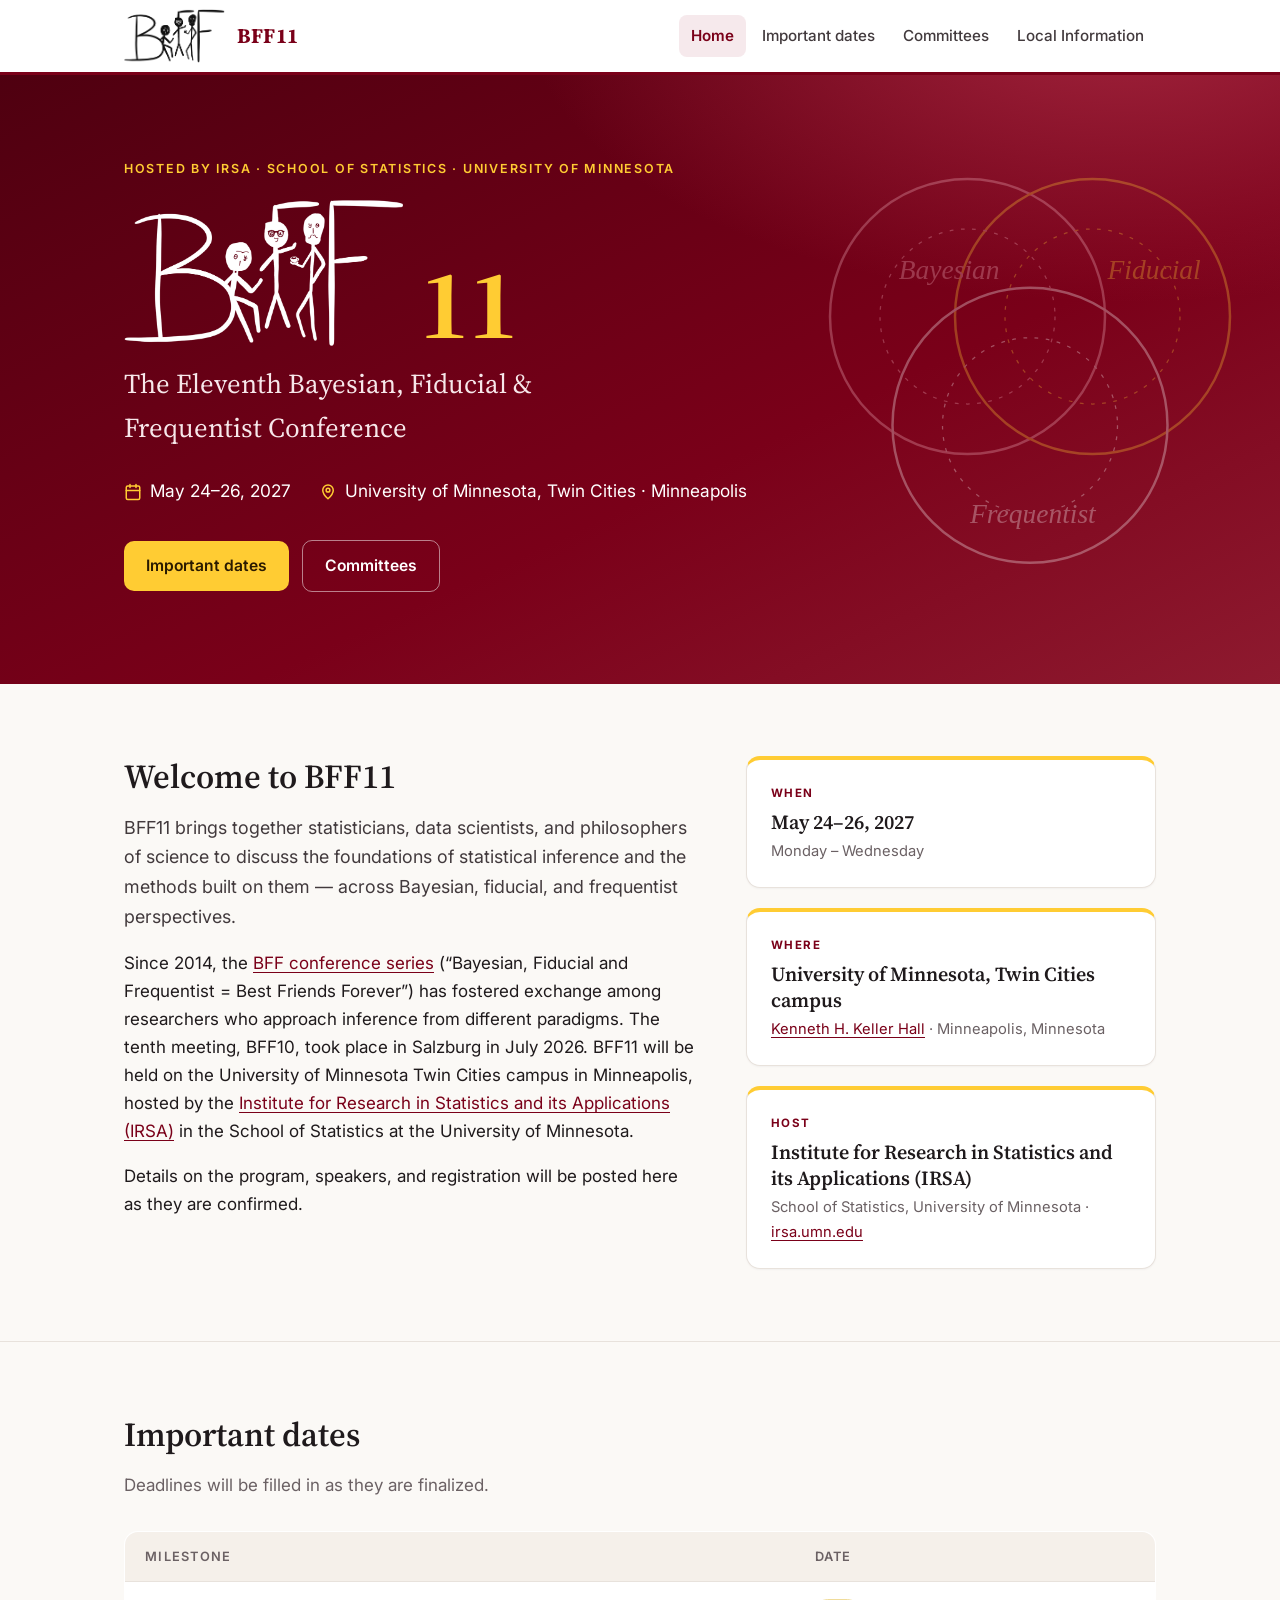
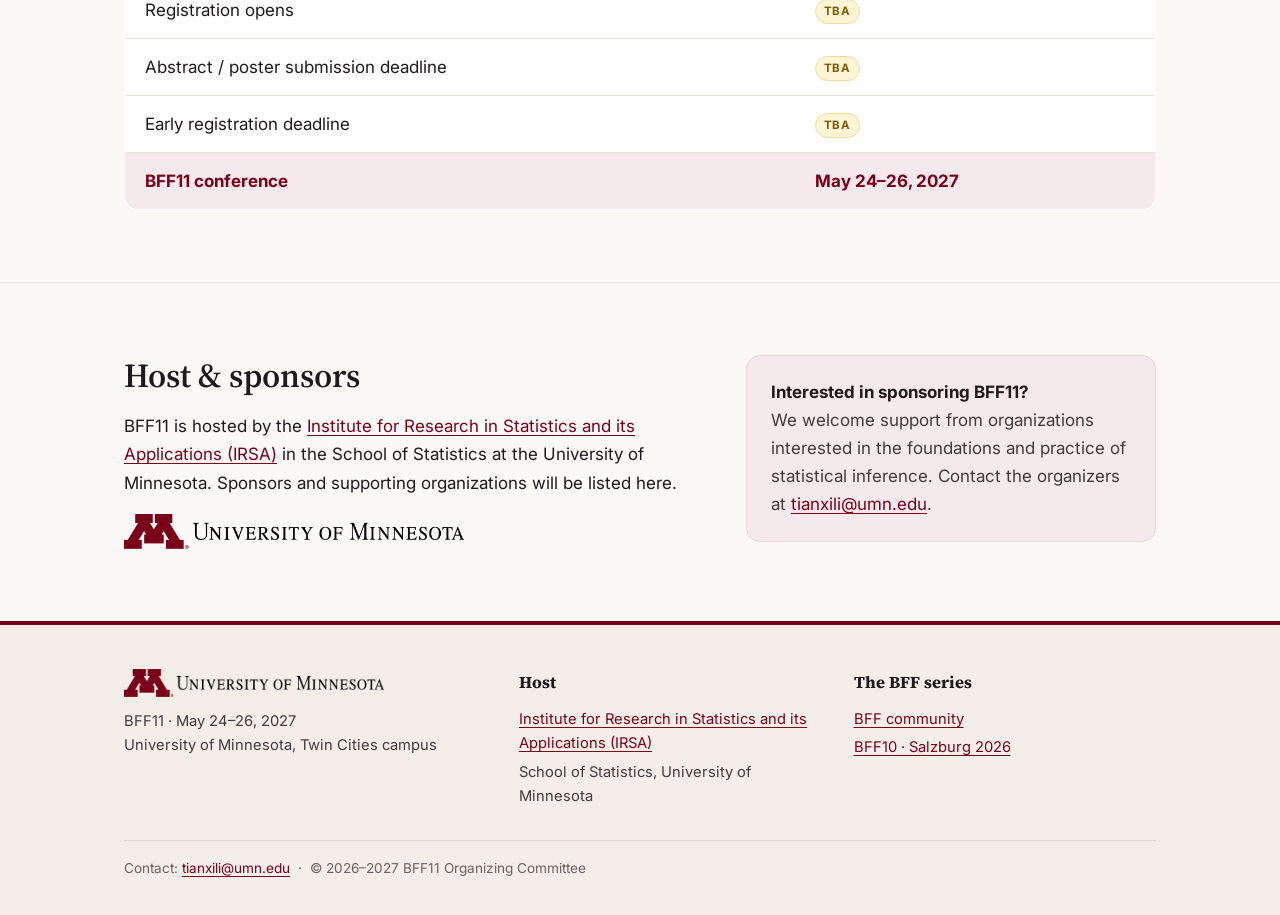
<file: index.html>
<!doctype html>
<html lang="en">
<head>
  <meta charset="utf-8">
  <meta name="viewport" content="width=device-width, initial-scale=1">
  <title>BFF11 · May 24–26, 2027 · University of Minnesota</title>
  <meta name="description" content="BFF11: the Eleventh Bayesian, Fiducial &amp; Frequentist Conference, May 24–26, 2027, University of Minnesota Twin Cities campus, Minneapolis. Hosted by IRSA.">
  <link rel="icon" href="assets/img/favicon.svg" type="image/svg+xml">
  <link rel="preconnect" href="https://fonts.googleapis.com">
  <link rel="preconnect" href="https://fonts.gstatic.com" crossorigin>
  <link href="https://fonts.googleapis.com/css2?family=Inter:wght@400;500;600;700&family=Source+Serif+4:opsz,wght@8..60,400;8..60,600;8..60,700&display=swap" rel="stylesheet">
  <link rel="stylesheet" href="assets/css/style.css">
  <script src="assets/js/site.js" defer></script>
</head>
<body>
  <header class="site-header">
    <div class="wrap">
      <div class="brand"><a href="https://www.bff-stat.org/" title="BFF community website"><img src="assets/img/bff-logo-black.png" alt="BFF community website"></a><a href="index.html"><span>BFF11</span></a></div>
      <button class="nav-toggle" aria-controls="site-nav" aria-expanded="false">Menu</button>
      <ul class="nav" id="site-nav">
        <li><a href="index.html" aria-current="page">Home</a></li>
        <li><a href="index.html#dates">Important dates</a></li>
        <li><a href="committees.html">Committees</a></li>
        <li><a href="local.html">Local Information</a></li>
      </ul>
    </div>
  </header>
  <main>
    <section class="hero">
      <img class="motif" src="assets/img/motif.svg" alt="">
      <div class="wrap">
        <div class="eyebrow">Hosted by IRSA &middot; School of Statistics &middot; University of Minnesota</div>
        <h1 class="lockup" aria-label="BFF11"><a href="https://www.bff-stat.org/" title="BFF community website"><img src="assets/img/bff-logo-white.png" alt="BFF community website"></a><span>11</span></h1>
        <p class="subtitle">The Eleventh Bayesian, Fiducial &amp; Frequentist Conference</p>
        <div class="meta">
          <span><svg viewBox="0 0 24 24" fill="none" stroke-width="2" stroke-linecap="round" stroke-linejoin="round" aria-hidden="true"><rect x="3" y="4" width="18" height="18" rx="2"/><path d="M16 2v4M8 2v4M3 10h18"/></svg> May 24&ndash;26, 2027</span>
          <span><svg viewBox="0 0 24 24" fill="none" stroke-width="2" stroke-linecap="round" stroke-linejoin="round" aria-hidden="true"><path d="M12 21s-7-6.2-7-11.5A7 7 0 0 1 19 9.5C19 14.8 12 21 12 21z"/><circle cx="12" cy="9.5" r="2.5"/></svg> University of Minnesota, Twin Cities &middot; Minneapolis</span>
        </div>
        <a class="btn btn-primary" href="#dates">Important dates</a>
        <a class="btn btn-ghost" href="committees.html">Committees</a>
      </div>
    </section>

    <section class="block" id="about">
      <div class="wrap split">
        <div>
          <h2>Welcome to BFF11</h2>
          <p class="lead">BFF11 brings together statisticians, data scientists, and philosophers of science to discuss the foundations of statistical inference and the methods built on them &mdash; across Bayesian, fiducial, and frequentist perspectives.</p>
          <p>Since 2014, the <a href="https://www.bff-stat.org/">BFF conference series</a> (&ldquo;Bayesian, Fiducial and Frequentist = Best Friends Forever&rdquo;) has fostered exchange among researchers who approach inference from different paradigms. The tenth meeting, BFF10, took place in Salzburg in July 2026. BFF11 will be held on the University of Minnesota Twin Cities campus in Minneapolis, hosted by the <a href="https://irsa.umn.edu/">Institute for Research in Statistics and its Applications (IRSA)</a> in the School of Statistics at the University of Minnesota.</p>
          <p>Details on the program, speakers, and registration will be posted here as they are confirmed.</p>
        </div>
        <div class="grid">
          <div class="card accent">
            <div class="label">When</div>
            <div class="value">May 24&ndash;26, 2027</div>
            <div class="sub">Monday &ndash; Wednesday</div>
          </div>
          <div class="card accent">
            <div class="label">Where</div>
            <div class="value">University of Minnesota, Twin Cities campus</div>
            <div class="sub"><a href="local.html#venue">Kenneth H. Keller Hall</a> &middot; Minneapolis, Minnesota</div>
          </div>
          <div class="card accent">
            <div class="label">Host</div>
            <div class="value">Institute for Research in Statistics and its Applications (IRSA)</div>
            <div class="sub">School of Statistics, University of Minnesota &middot; <a href="https://irsa.umn.edu/">irsa.umn.edu</a></div>
          </div>
        </div>
      </div>
    </section>

    <section class="block" id="dates">
      <div class="wrap">
        <h2>Important dates</h2>
        <p class="section-intro">Deadlines will be filled in as they are finalized.</p>
        <table class="dates">
          <thead><tr><th>Milestone</th><th>Date</th></tr></thead>
          <tbody>
            <tr><td>Registration opens</td><td><span class="tba">TBA</span></td></tr>
            <tr><td>Abstract / poster submission deadline</td><td><span class="tba">TBA</span></td></tr>
            <tr><td>Early registration deadline</td><td><span class="tba">TBA</span></td></tr>
            <tr class="highlight"><td><strong>BFF11 conference</strong></td><td><strong>May 24&ndash;26, 2027</strong></td></tr>
          </tbody>
        </table>
      </div>
    </section>

    <section class="block" id="host">
      <div class="wrap split">
        <div>
          <h2>Host &amp; sponsors</h2>
          <p>BFF11 is hosted by the <a href="https://irsa.umn.edu/">Institute for Research in Statistics and its Applications (IRSA)</a> in the School of Statistics at the University of Minnesota. Sponsors and supporting organizations will be listed here.</p>
          <div class="host-logos"><img class="umn" src="assets/img/umn-logo.png" alt="University of Minnesota"></div>
        </div>
        <div class="callout">
          <strong>Interested in sponsoring BFF11?</strong><br>
          We welcome support from organizations interested in the foundations and practice of statistical inference. Contact the organizers at <a href="mailto:tianxili@umn.edu">tianxili@umn.edu</a>.
        </div>
      </div>
    </section>
  </main>
  <footer class="site-footer">
    <div class="wrap">
      <div class="cols">
        <div>
          <img class="umn" src="assets/img/umn-logo.png" alt="University of Minnesota">
          <p>BFF11 &middot; May 24&ndash;26, 2027<br>University of Minnesota, Twin Cities campus</p>
        </div>
        <div>
          <h4>Host</h4>
          <ul>
            <li><a href="https://irsa.umn.edu/">Institute for Research in Statistics and its Applications (IRSA)</a></li>
            <li>School of Statistics, University of Minnesota</li>
          </ul>
        </div>
        <div>
          <h4>The BFF series</h4>
          <ul>
            <li><a href="https://www.bff-stat.org/">BFF community</a></li>
            <li><a href="https://bffconference.github.io/bff-salzburg-2026/index.html">BFF10 &middot; Salzburg 2026</a></li>
          </ul>
        </div>
      </div>
      <div class="fine">Contact: <a href="mailto:tianxili@umn.edu">tianxili@umn.edu</a> &nbsp;&middot;&nbsp; &copy; 2026&ndash;2027 BFF11 Organizing Committee</div>
    </div>
  </footer>
</body>
</html>
</file>
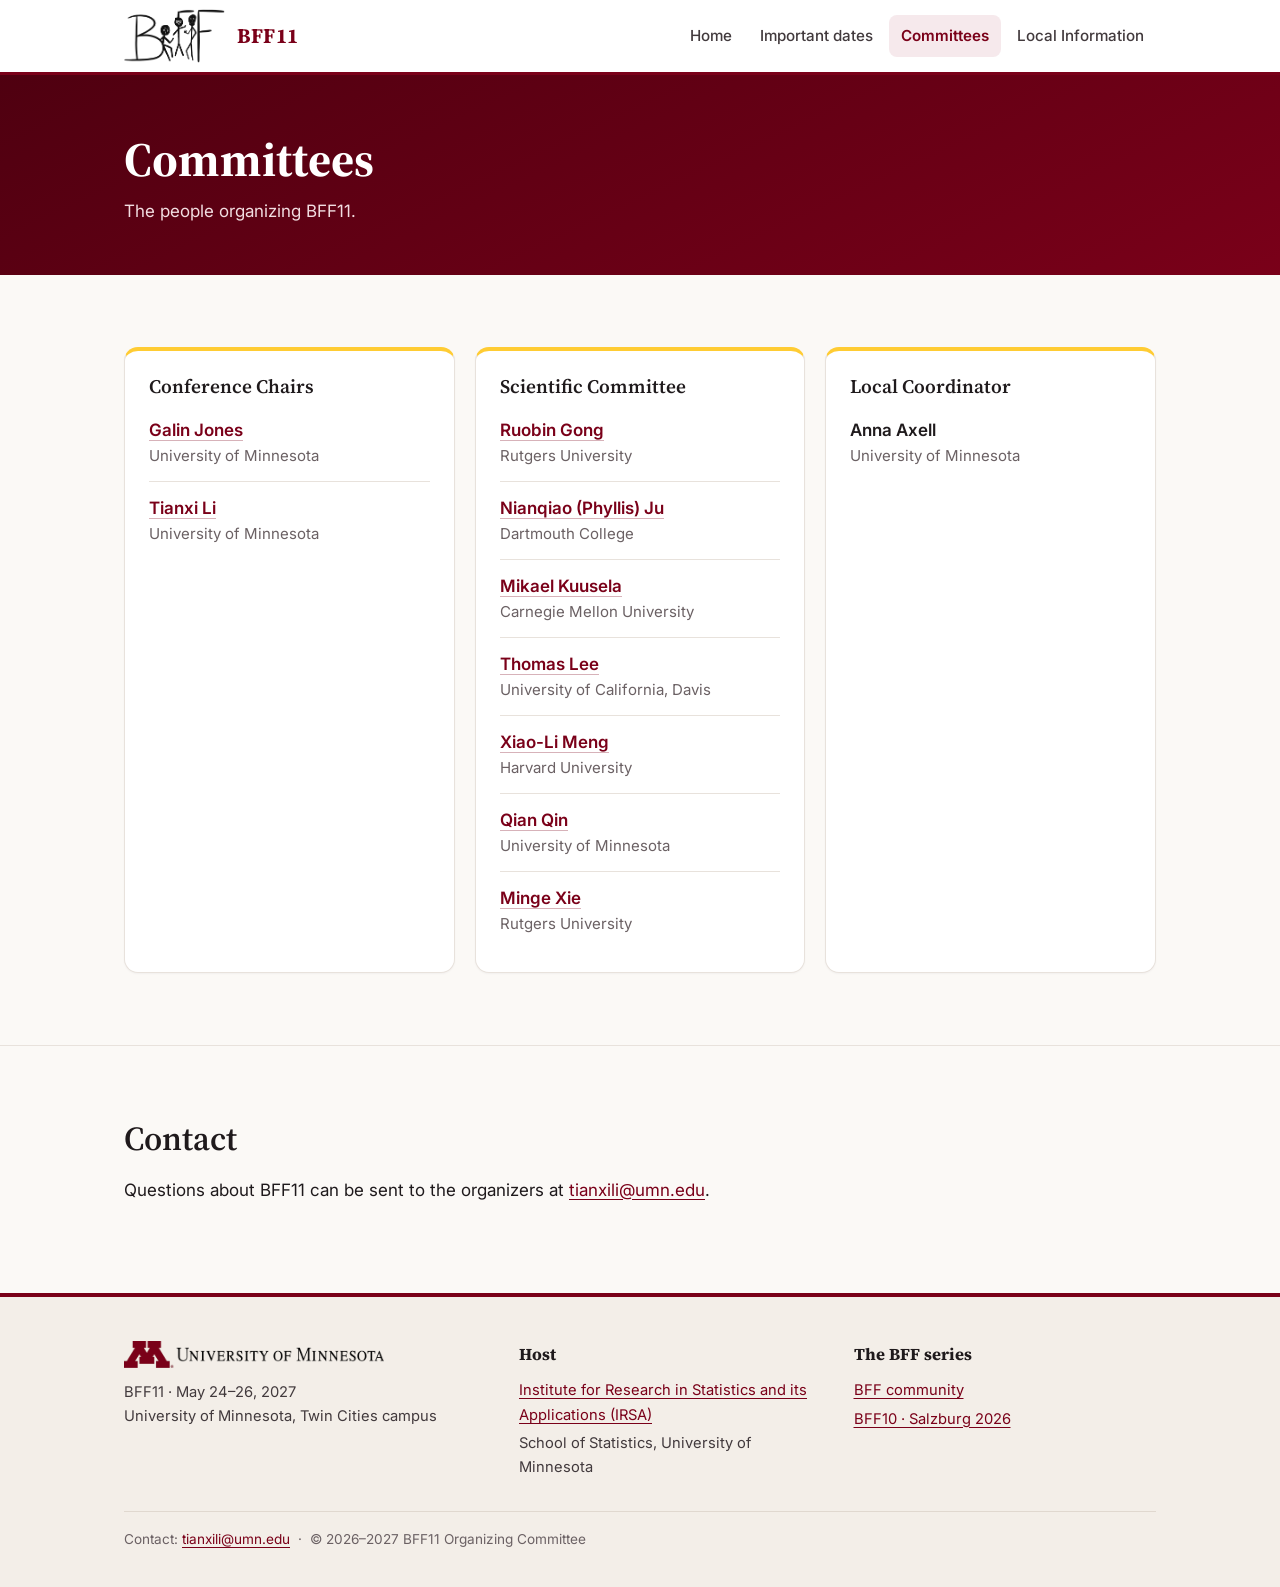
<file: committees.html>
<!doctype html>
<html lang="en">
<head>
  <meta charset="utf-8">
  <meta name="viewport" content="width=device-width, initial-scale=1">
  <title>Committees · BFF11</title>
  <meta name="description" content="BFF11: the Eleventh Bayesian, Fiducial &amp; Frequentist Conference, May 24–26, 2027, University of Minnesota Twin Cities campus, Minneapolis. Hosted by IRSA.">
  <link rel="icon" href="assets/img/favicon.svg" type="image/svg+xml">
  <link rel="preconnect" href="https://fonts.googleapis.com">
  <link rel="preconnect" href="https://fonts.gstatic.com" crossorigin>
  <link href="https://fonts.googleapis.com/css2?family=Inter:wght@400;500;600;700&family=Source+Serif+4:opsz,wght@8..60,400;8..60,600;8..60,700&display=swap" rel="stylesheet">
  <link rel="stylesheet" href="assets/css/style.css">
  <script src="assets/js/site.js" defer></script>
</head>
<body>
  <header class="site-header">
    <div class="wrap">
      <div class="brand"><a href="https://www.bff-stat.org/" title="BFF community website"><img src="assets/img/bff-logo-black.png" alt="BFF community website"></a><a href="index.html"><span>BFF11</span></a></div>
      <button class="nav-toggle" aria-controls="site-nav" aria-expanded="false">Menu</button>
      <ul class="nav" id="site-nav">
        <li><a href="index.html">Home</a></li>
        <li><a href="index.html#dates">Important dates</a></li>
        <li><a href="committees.html" aria-current="page">Committees</a></li>
        <li><a href="local.html">Local Information</a></li>
      </ul>
    </div>
  </header>
  <main>
    <section class="page-head">
      <div class="wrap">
        <h1>Committees</h1>
        <p>The people organizing BFF11.</p>
      </div>
    </section>
    <section class="block">
      <div class="wrap grid grid-3">
        <div class="card accent">
          <h3>Conference Chairs</h3>
          <ul class="people">
            <li><a class="name" href="https://cla.umn.edu/about/directory/profile/galin">Galin Jones</a><span class="aff">University of Minnesota</span></li>
            <li><a class="name" href="https://sites.google.com/view/tianxili-homepage/home">Tianxi Li</a><span class="aff">University of Minnesota</span></li>
          </ul>
        </div>
        <div class="card accent">
          <h3>Scientific Committee</h3>
          <ul class="people">
            <li><a class="name" href="https://ruobingong.github.io/">Ruobin Gong</a><span class="aff">Rutgers University</span></li>
            <li><a class="name" href="https://nianqiaoju.github.io/">Nianqiao (Phyllis) Ju</a><span class="aff">Dartmouth College</span></li>
            <li><a class="name" href="https://www.stat.cmu.edu/~mkuusela/">Mikael Kuusela</a><span class="aff">Carnegie Mellon University</span></li>
            <li><a class="name" href="https://anson.ucdavis.edu/~tcmlee/">Thomas Lee</a><span class="aff">University of California, Davis</span></li>
            <li><a class="name" href="https://statistics.fas.harvard.edu/people/xiao-li-meng">Xiao-Li Meng</a><span class="aff">Harvard University</span></li>
            <li><a class="name" href="https://cla.umn.edu/about/directory/profile/qqin">Qian Qin</a><span class="aff">University of Minnesota</span></li>
            <li><a class="name" href="https://statistics.rutgers.edu/people-pages/faculty/people/379-minge-xie">Minge Xie</a><span class="aff">Rutgers University</span></li>
          </ul>
        </div>
        <div class="card accent">
          <h3>Local Coordinator</h3>
          <ul class="people">
            <li><span class="name">Anna Axell</span><span class="aff">University of Minnesota</span></li>
          </ul>
        </div>
      </div>
    </section>
    <section class="block">
      <div class="wrap">
        <h2>Contact</h2>
        <p>Questions about BFF11 can be sent to the organizers at <a href="mailto:tianxili@umn.edu">tianxili@umn.edu</a>.</p>
      </div>
    </section>
  </main>
  <footer class="site-footer">
    <div class="wrap">
      <div class="cols">
        <div>
          <img class="umn" src="assets/img/umn-logo.png" alt="University of Minnesota">
          <p>BFF11 &middot; May 24&ndash;26, 2027<br>University of Minnesota, Twin Cities campus</p>
        </div>
        <div>
          <h4>Host</h4>
          <ul>
            <li><a href="https://irsa.umn.edu/">Institute for Research in Statistics and its Applications (IRSA)</a></li>
            <li>School of Statistics, University of Minnesota</li>
          </ul>
        </div>
        <div>
          <h4>The BFF series</h4>
          <ul>
            <li><a href="https://www.bff-stat.org/">BFF community</a></li>
            <li><a href="https://bffconference.github.io/bff-salzburg-2026/index.html">BFF10 &middot; Salzburg 2026</a></li>
          </ul>
        </div>
      </div>
      <div class="fine">Contact: <a href="mailto:tianxili@umn.edu">tianxili@umn.edu</a> &nbsp;&middot;&nbsp; &copy; 2026&ndash;2027 BFF11 Organizing Committee</div>
    </div>
  </footer>
</body>
</html>
</file>
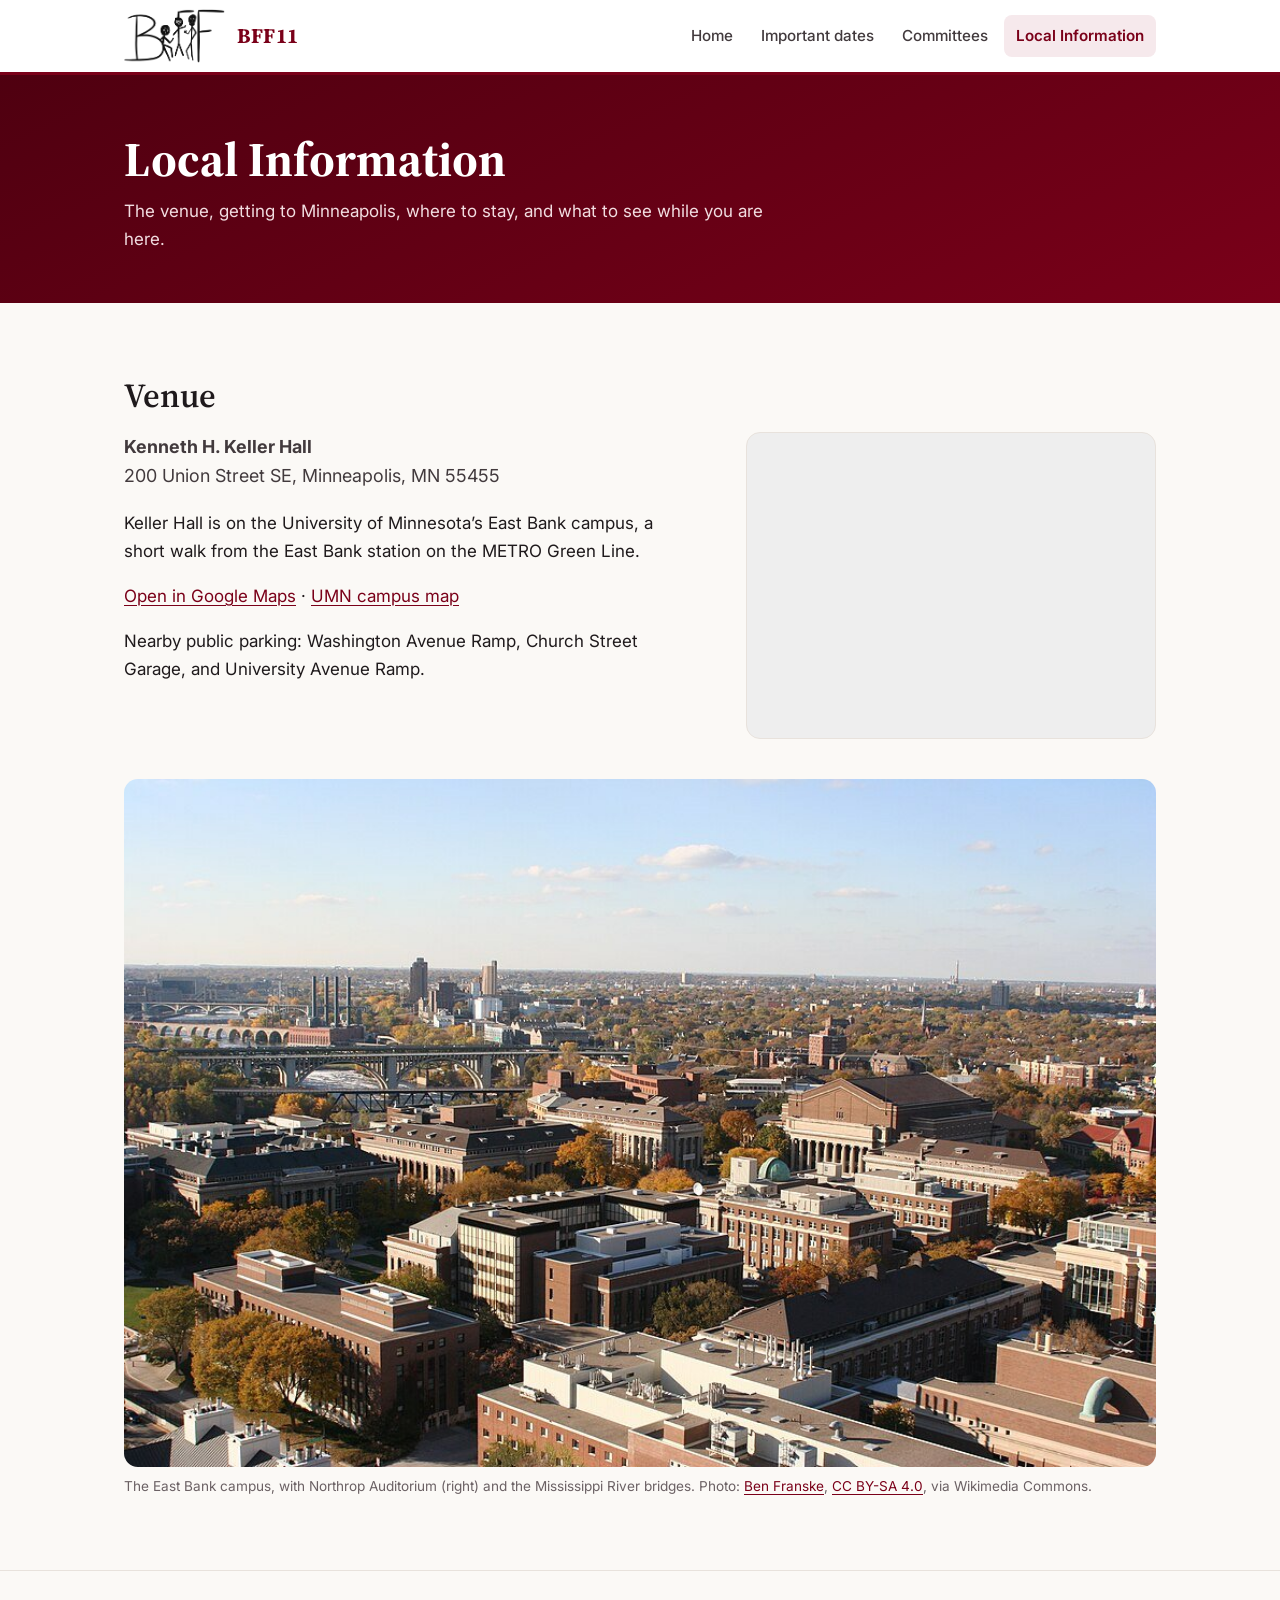
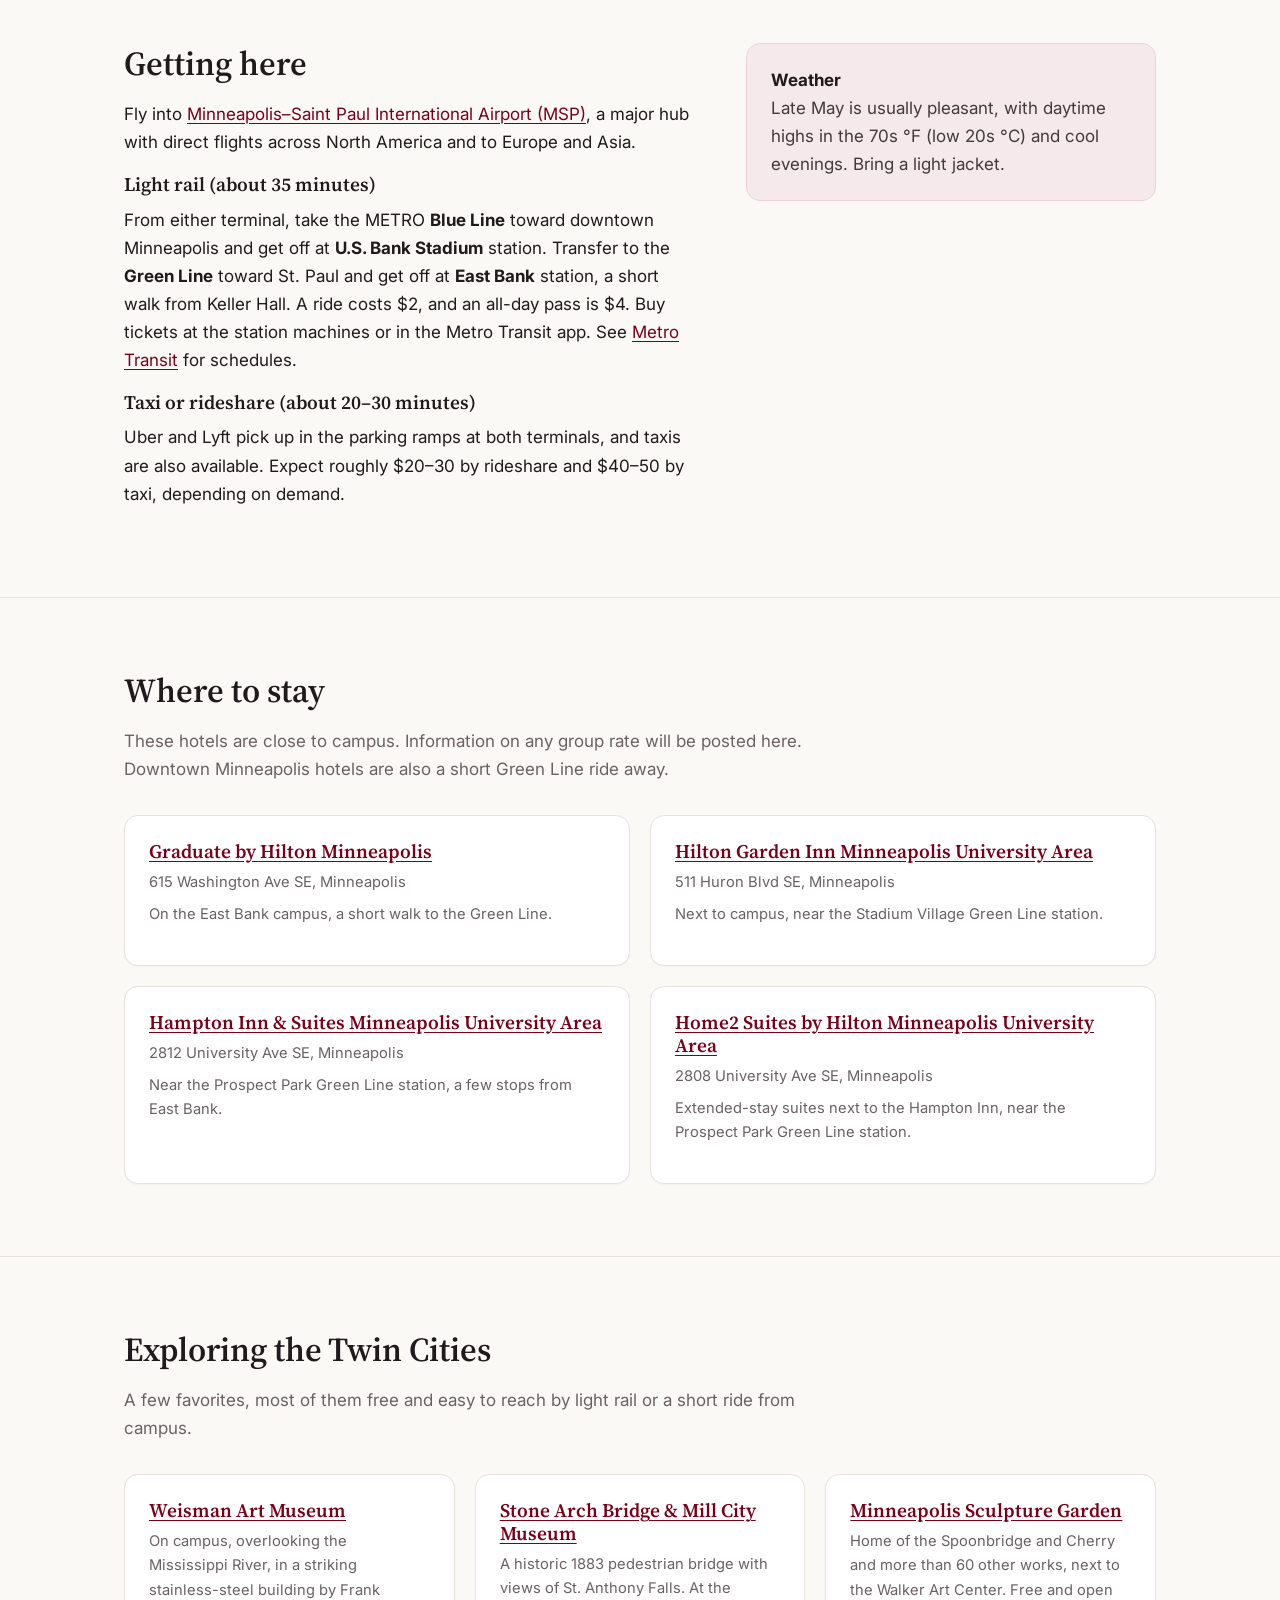
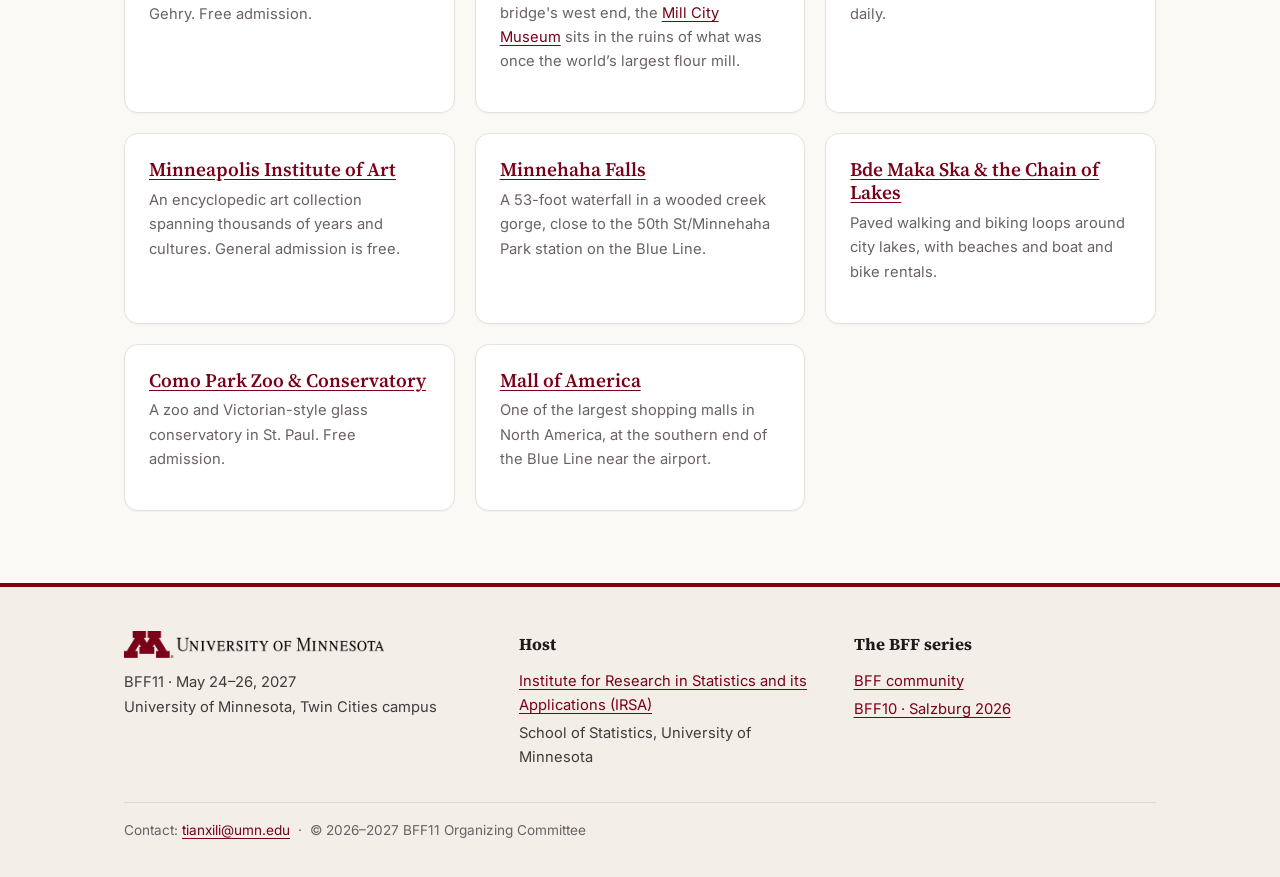
<file: local.html>
<!doctype html>
<html lang="en">
<head>
  <meta charset="utf-8">
  <meta name="viewport" content="width=device-width, initial-scale=1">
  <title>Local Information · BFF11</title>
  <meta name="description" content="BFF11: the Eleventh Bayesian, Fiducial &amp; Frequentist Conference, May 24–26, 2027, University of Minnesota Twin Cities campus, Minneapolis. Hosted by IRSA.">
  <link rel="icon" href="assets/img/favicon.svg" type="image/svg+xml">
  <link rel="preconnect" href="https://fonts.googleapis.com">
  <link rel="preconnect" href="https://fonts.gstatic.com" crossorigin>
  <link href="https://fonts.googleapis.com/css2?family=Inter:wght@400;500;600;700&family=Source+Serif+4:opsz,wght@8..60,400;8..60,600;8..60,700&display=swap" rel="stylesheet">
  <link rel="stylesheet" href="assets/css/style.css">
  <script src="assets/js/site.js" defer></script>
</head>
<body>
  <header class="site-header">
    <div class="wrap">
      <div class="brand"><a href="https://www.bff-stat.org/" title="BFF community website"><img src="assets/img/bff-logo-black.png" alt="BFF community website"></a><a href="index.html"><span>BFF11</span></a></div>
      <button class="nav-toggle" aria-controls="site-nav" aria-expanded="false">Menu</button>
      <ul class="nav" id="site-nav">
        <li><a href="index.html">Home</a></li>
        <li><a href="index.html#dates">Important dates</a></li>
        <li><a href="committees.html">Committees</a></li>
        <li><a href="local.html" aria-current="page">Local Information</a></li>
      </ul>
    </div>
  </header>
  <main>
    <section class="page-head">
      <div class="wrap">
        <h1>Local Information</h1>
        <p>The venue, getting to Minneapolis, where to stay, and what to see while you are here.</p>
      </div>
    </section>
    <section class="block" id="venue">
      <div class="wrap">
        <h2>Venue</h2>
        <div class="split">
          <div>
            <p class="lead"><strong>Kenneth H. Keller Hall</strong><br>200 Union Street SE, Minneapolis, MN 55455</p>
            <p>Keller Hall is on the University of Minnesota&rsquo;s East Bank campus, a short walk from the East Bank station on the METRO Green Line.</p>
            <p><a href="https://www.google.com/maps/search/?api=1&amp;query=Kenneth%20H.%20Keller%20Hall%2C%20200%20Union%20St%20SE%2C%20Minneapolis%2C%20MN%2055455">Open in Google Maps</a> &middot; <a href="https://campusmaps.umn.edu/kenneth-h-keller-hall">UMN campus map</a></p>
            <p class="sub">Nearby public parking: Washington Avenue Ramp, Church Street Garage, and University Avenue Ramp.</p>
          </div>
          <div class="map-embed">
            <iframe title="Map of Kenneth H. Keller Hall" src="https://maps.google.com/maps?q=Kenneth%20H.%20Keller%20Hall%2C%20200%20Union%20St%20SE%2C%20Minneapolis%2C%20MN%2055455&amp;z=16&amp;output=embed" loading="lazy" referrerpolicy="no-referrer-when-downgrade" allowfullscreen></iframe>
          </div>
        </div>
        <figure class="photo">
          <img src="assets/img/umn-campus.jpg" alt="Aerial view of the University of Minnesota East Bank campus in autumn, with Northrop Auditorium and the Mississippi River bridges" loading="lazy">
          <figcaption>The East Bank campus, with Northrop Auditorium (right) and the Mississippi River bridges. Photo: <a href="https://commons.wikimedia.org/wiki/File:UMN-NorthrupMall.jpg">Ben Franske</a>, <a href="https://creativecommons.org/licenses/by-sa/4.0/">CC BY-SA 4.0</a>, via Wikimedia Commons.</figcaption>
        </figure>
      </div>
    </section>

    <section class="block" id="getting-here">
      <div class="wrap split">
        <div>
          <h2>Getting here</h2>
          <p>Fly into <a href="https://www.mspairport.com/">Minneapolis&ndash;Saint Paul International Airport (MSP)</a>, a major hub with direct flights across North America and to Europe and Asia.</p>
          <h3>Light rail (about 35 minutes)</h3>
          <p>From either terminal, take the METRO <strong>Blue Line</strong> toward downtown Minneapolis and get off at <strong>U.S. Bank Stadium</strong> station. Transfer to the <strong>Green Line</strong> toward St. Paul and get off at <strong>East Bank</strong> station, a short walk from Keller Hall. A ride costs $2, and an all-day pass is $4. Buy tickets at the station machines or in the Metro Transit app. See <a href="https://www.metrotransit.org/">Metro Transit</a> for schedules.</p>
          <h3>Taxi or rideshare (about 20&ndash;30 minutes)</h3>
          <p>Uber and Lyft pick up in the parking ramps at both terminals, and taxis are also available. Expect roughly $20&ndash;30 by rideshare and $40&ndash;50 by taxi, depending on demand.</p>
        </div>
        <div class="callout">
          <strong>Weather</strong><br>
          Late May is usually pleasant, with daytime highs in the 70s&nbsp;&deg;F (low 20s&nbsp;&deg;C) and cool evenings. Bring a light jacket.
        </div>
      </div>
    </section>

    <section class="block" id="hotels">
      <div class="wrap">
        <h2>Where to stay</h2>
        <p class="section-intro">These hotels are close to campus. Information on any group rate will be posted here. Downtown Minneapolis hotels are also a short Green Line ride away.</p>
        <div class="grid grid-2">
          <div class="card">
            <h3><a href="https://www.hilton.com/en/hotels/mspgmgu-graduate-minneapolis/">Graduate by Hilton Minneapolis</a></h3>
            <div class="sub">615 Washington Ave SE, Minneapolis</div>
            <p class="sub" style="margin-top:8px">On the East Bank campus, a short walk to the Green Line.</p>
          </div>
          <div class="card">
            <h3><a href="https://www.hilton.com/en/hotels/msputgi-hilton-garden-inn-minneapolis-university-area/">Hilton Garden Inn Minneapolis University Area</a></h3>
            <div class="sub">511 Huron Blvd SE, Minneapolis</div>
            <p class="sub" style="margin-top:8px">Next to campus, near the Stadium Village Green Line station.</p>
          </div>
          <div class="card">
            <h3><a href="https://www.hilton.com/en/hotels/mspuahx-hampton-suites-minneapolis-university-area/">Hampton Inn &amp; Suites Minneapolis University Area</a></h3>
            <div class="sub">2812 University Ave SE, Minneapolis</div>
            <p class="sub" style="margin-top:8px">Near the Prospect Park Green Line station, a few stops from East Bank.</p>
          </div>
          <div class="card">
            <h3><a href="https://www.hilton.com/en/hotels/msptcht-home2-suites-minneapolis-university-area/">Home2 Suites by Hilton Minneapolis University Area</a></h3>
            <div class="sub">2808 University Ave SE, Minneapolis</div>
            <p class="sub" style="margin-top:8px">Extended-stay suites next to the Hampton Inn, near the Prospect Park Green Line station.</p>
          </div>
        </div>
      </div>
    </section>

    <section class="block" id="explore">
      <div class="wrap">
        <h2>Exploring the Twin Cities</h2>
        <p class="section-intro">A few favorites, most of them free and easy to reach by light rail or a short ride from campus.</p>
        <div class="grid grid-3">
          <div class="card">
            <h3><a href="https://wam.umn.edu/">Weisman Art Museum</a></h3>
            <p class="sub">On campus, overlooking the Mississippi River, in a striking stainless-steel building by Frank Gehry. Free admission.</p>
          </div>
          <div class="card">
            <h3><a href="https://www.minneapolisparks.org/parks-destinations/historical_sites/stone_arch_bridge/">Stone Arch Bridge &amp; Mill City Museum</a></h3>
            <p class="sub">A historic 1883 pedestrian bridge with views of St. Anthony Falls. At the bridge's west end, the <a href='https://www.mnhs.org/millcity'>Mill City Museum</a> sits in the ruins of what was once the world&rsquo;s largest flour mill.</p>
          </div>
          <div class="card">
            <h3><a href="https://walkerart.org/visit/garden">Minneapolis Sculpture Garden</a></h3>
            <p class="sub">Home of the Spoonbridge and Cherry and more than 60 other works, next to the Walker Art Center. Free and open daily.</p>
          </div>
          <div class="card">
            <h3><a href="https://new.artsmia.org/">Minneapolis Institute of Art</a></h3>
            <p class="sub">An encyclopedic art collection spanning thousands of years and cultures. General admission is free.</p>
          </div>
          <div class="card">
            <h3><a href="https://www.minneapolisparks.org/parks-destinations/parks-lakes/minnehaha_regional_park/">Minnehaha Falls</a></h3>
            <p class="sub">A 53-foot waterfall in a wooded creek gorge, close to the 50th St/Minnehaha Park station on the Blue Line.</p>
          </div>
          <div class="card">
            <h3><a href="https://www.minneapolisparks.org/parks-destinations/parks-lakes/bde_maka_ska_park/">Bde Maka Ska &amp; the Chain of Lakes</a></h3>
            <p class="sub">Paved walking and biking loops around city lakes, with beaches and boat and bike rentals.</p>
          </div>
          <div class="card">
            <h3><a href="https://comozooconservatory.org/">Como Park Zoo &amp; Conservatory</a></h3>
            <p class="sub">A zoo and Victorian-style glass conservatory in St. Paul. Free admission.</p>
          </div>
          <div class="card">
            <h3><a href="https://www.mallofamerica.com/">Mall of America</a></h3>
            <p class="sub">One of the largest shopping malls in North America, at the southern end of the Blue Line near the airport.</p>
          </div>
        </div>
      </div>
    </section>
  </main>
  <footer class="site-footer">
    <div class="wrap">
      <div class="cols">
        <div>
          <img class="umn" src="assets/img/umn-logo.png" alt="University of Minnesota">
          <p>BFF11 &middot; May 24&ndash;26, 2027<br>University of Minnesota, Twin Cities campus</p>
        </div>
        <div>
          <h4>Host</h4>
          <ul>
            <li><a href="https://irsa.umn.edu/">Institute for Research in Statistics and its Applications (IRSA)</a></li>
            <li>School of Statistics, University of Minnesota</li>
          </ul>
        </div>
        <div>
          <h4>The BFF series</h4>
          <ul>
            <li><a href="https://www.bff-stat.org/">BFF community</a></li>
            <li><a href="https://bffconference.github.io/bff-salzburg-2026/index.html">BFF10 &middot; Salzburg 2026</a></li>
          </ul>
        </div>
      </div>
      <div class="fine">Contact: <a href="mailto:tianxili@umn.edu">tianxili@umn.edu</a> &nbsp;&middot;&nbsp; &copy; 2026&ndash;2027 BFF11 Organizing Committee</div>
    </div>
  </footer>
</body>
</html>
</file>
<file: assets/css/style.css>
/* BFF11 conference site — shared styles (UMN maroon & gold palette) */
:root {
  --ink: #1f1a1c;
  --ink-soft: #423a3d;
  --muted: #6b6164;
  --bg: #fbf9f6;
  --surface: #ffffff;
  --line: #e8e2dc;
  --maroon: #7a0019;
  --maroon-dark: #4f0010;
  --maroon-soft: #f6e9ec;
  --gold: #ffcc33;
  --gold-deep: #c99700;
  --gold-soft: #fff5d6;
  --radius: 14px;
  --maxw: 1080px;
  --serif: "Source Serif 4", Georgia, "Times New Roman", serif;
  --sans: "Inter", system-ui, -apple-system, "Segoe UI", Roboto, sans-serif;
}

*, *::before, *::after { box-sizing: border-box; }
html { scroll-behavior: smooth; scroll-padding-top: 84px; }
body {
  margin: 0;
  background: var(--bg);
  color: var(--ink);
  font-family: var(--sans);
  font-size: 17px;
  line-height: 1.65;
  -webkit-font-smoothing: antialiased;
}
img { max-width: 100%; display: block; }
a { color: var(--maroon); text-underline-offset: 3px; }
a:hover { color: var(--maroon-dark); }
h1, h2, h3 { font-family: var(--serif); line-height: 1.2; color: var(--ink); margin: 0 0 .5em; }
h2 { font-size: clamp(1.6rem, 3vw, 2.1rem); font-weight: 600; }
h3 { font-size: 1.2rem; font-weight: 600; }
p { margin: 0 0 1em; }
.wrap { max-width: var(--maxw); margin: 0 auto; padding: 0 24px; }

/* Draft notice */
.draft-bar {
  background: var(--gold-soft); color: #6b5000; font-size: .85rem; text-align: center;
  padding: 8px 16px; border-bottom: 1px solid #f3e1a4;
}

/* Header / nav */
.site-header {
  position: sticky; top: 0; z-index: 20;
  background: rgba(255, 255, 255, .97);
  backdrop-filter: saturate(140%) blur(6px);
  border-bottom: 3px solid var(--maroon);
}
.site-header .wrap { display: flex; align-items: center; justify-content: space-between; min-height: 72px; gap: 16px; }
.brand { display: flex; align-items: center; gap: 12px; color: var(--ink); text-decoration: none; }
.brand:hover { color: var(--ink); }
.brand a { display: flex; align-items: center; text-decoration: none; }
.brand img { height: 54px; width: auto; }
.brand span { font-family: var(--serif); font-size: 1.3rem; font-weight: 700; color: var(--maroon); letter-spacing: .01em; }
.nav { display: flex; gap: 4px; list-style: none; margin: 0; padding: 0; }
.nav a {
  display: block; padding: 8px 12px; border-radius: 8px;
  color: var(--ink-soft); text-decoration: none; font-size: .95rem; font-weight: 500;
}
.nav a:hover { color: var(--maroon); background: var(--maroon-soft); }
.nav a[aria-current="page"] { color: var(--maroon); background: var(--maroon-soft); font-weight: 600; }
.nav-toggle {
  display: none; background: none; border: 1px solid var(--line); color: var(--ink);
  border-radius: 8px; padding: 6px 10px; font-size: .95rem; cursor: pointer;
}
@media (max-width: 760px) {
  .nav-toggle { display: block; }
  .nav {
    display: none; position: absolute; left: 0; right: 0; top: 75px;
    flex-direction: column; background: #fff; padding: 8px 16px 16px;
    border-bottom: 3px solid var(--maroon); box-shadow: 0 8px 16px rgba(0,0,0,.06);
  }
  .nav.open { display: flex; }
  .nav a { padding: 12px; }
}

/* Hero */
.hero {
  position: relative; overflow: hidden;
  background: radial-gradient(1000px 480px at 88% -10%, #a3243d 0%, transparent 60%),
              linear-gradient(155deg, var(--maroon-dark) 0%, var(--maroon) 60%, #8e1a2f 100%);
  color: #fff;
  padding: 84px 0 92px;
}
.hero .motif { position: absolute; right: 0; top: 50%; transform: translateY(-50%); width: 500px; opacity: .3; pointer-events: none; }
.hero .wrap { position: relative; }
.eyebrow { text-transform: uppercase; letter-spacing: .14em; font-size: .78rem; font-weight: 600; color: var(--gold); margin-bottom: 18px; }
.hero h1 { color: #fff; font-size: clamp(3.4rem, 9vw, 6rem); font-weight: 700; margin: 0; letter-spacing: -.01em; }
.hero .subtitle { font-family: var(--serif); font-size: clamp(1.25rem, 2.6vw, 1.7rem); color: #f7e7ea; margin: 6px 0 26px; max-width: 34ch; }
.hero .meta { display: flex; flex-wrap: wrap; gap: 10px 28px; font-size: 1.08rem; color: #fff; margin-bottom: 34px; }
.hero .meta span { display: inline-flex; align-items: center; gap: 8px; }
.hero .meta svg { width: 18px; height: 18px; stroke: var(--gold); flex: none; }

.btn { display: inline-block; padding: 12px 22px; border-radius: 10px; font-weight: 600; text-decoration: none; font-size: .98rem; transition: transform .15s ease, background .15s ease; }
.btn:hover { transform: translateY(-1px); }
.btn-primary { background: var(--gold); color: #2a1a00; }
.btn-primary:hover { background: #ffd65c; color: #2a1a00; }
.btn-ghost { border: 1px solid rgba(255,255,255,.5); color: #fff; margin-left: 8px; }
.btn-ghost:hover { background: rgba(255,255,255,.1); color: #fff; }

.hero h1.lockup { display: flex; align-items: flex-end; gap: 14px; line-height: 1; margin-bottom: 14px; }
.hero h1.lockup img { height: clamp(96px, 16vw, 150px); width: auto; }
.hero h1.lockup a { display: block; }
.hero h1.lockup span { font-family: var(--serif); color: var(--gold); font-size: clamp(3.6rem, 10vw, 6.2rem); font-weight: 700; margin-bottom: -6px; }

/* Page header (inner pages) */
.page-head {
  background: linear-gradient(155deg, var(--maroon-dark) 0%, var(--maroon) 100%);
  color: #fff; padding: 56px 0 50px;
}
.page-head h1 { color: #fff; font-size: clamp(2.2rem, 5vw, 3rem); margin: 0 0 8px; }
.page-head p { color: #f2dde1; margin: 0; max-width: 60ch; }

/* Sections */
section.block { padding: 72px 0; }
section.block + section.block { border-top: 1px solid var(--line); }
.lead { font-size: 1.12rem; color: var(--ink-soft); max-width: 68ch; }
.section-intro { color: var(--muted); max-width: 64ch; margin-bottom: 32px; }

.grid { display: grid; gap: 20px; }
.grid-3 { grid-template-columns: repeat(3, 1fr); }
.grid-2 { grid-template-columns: repeat(2, 1fr); }
@media (max-width: 900px) { .grid-3 { grid-template-columns: 1fr 1fr; } }
@media (max-width: 600px) { .grid-3, .grid-2 { grid-template-columns: 1fr; } }

.card {
  background: var(--surface); border: 1px solid var(--line); border-radius: var(--radius);
  padding: 24px; box-shadow: 0 1px 2px rgba(16,24,40,.04);
}
.card h3 { margin-bottom: .35em; }
.card .label { text-transform: uppercase; letter-spacing: .12em; font-size: .72rem; font-weight: 700; color: var(--maroon); margin-bottom: 6px; }
.card .value { font-family: var(--serif); font-size: 1.25rem; font-weight: 600; line-height: 1.3; }
.card .sub { color: var(--muted); font-size: .92rem; margin-top: 4px; }
.card.accent { border-top: 4px solid var(--gold); }

.tba {
  display: inline-block; font-size: .72rem; font-weight: 700; letter-spacing: .08em; text-transform: uppercase;
  background: var(--gold-soft); color: #7a5b00; border: 1px solid #f0dc9a; padding: 2px 8px; border-radius: 999px;
  vertical-align: middle;
}

/* Dates table */
.dates { width: 100%; border-collapse: collapse; background: var(--surface); border: 1px solid var(--line); border-radius: var(--radius); overflow: hidden; }
.dates th, .dates td { text-align: left; padding: 14px 20px; border-bottom: 1px solid var(--line); }
.dates th { background: #f5f0ea; font-size: .8rem; text-transform: uppercase; letter-spacing: .1em; color: var(--muted); font-weight: 600; }
.dates tr:last-child td { border-bottom: 0; }
.dates tr.highlight td { background: var(--maroon-soft); color: var(--maroon); }
.dates td:last-child { white-space: nowrap; }

/* Committee lists */
.people { list-style: none; padding: 0; margin: 0; }
.people li { padding: 12px 0; border-bottom: 1px solid var(--line); }
.people li:last-child { border-bottom: 0; }
.people .name { font-weight: 600; }
.people a.name { text-decoration: none; border-bottom: 1px solid rgba(122,0,25,.3); }
.people a.name:hover { border-bottom-color: var(--maroon); }
.people .aff { display: block; color: var(--muted); font-size: .94rem; }
.people .more { color: var(--muted); font-style: italic; font-size: .94rem; }

/* Host block */
.host-logos { display: flex; flex-direction: column; gap: 22px; align-items: flex-start; }
.host-logos img.umn { width: 340px; max-width: 100%; }

/* Venue map and photo */
.map-embed { border-radius: var(--radius); overflow: hidden; border: 1px solid var(--line); background: #eee; aspect-ratio: 4 / 3; }
.map-embed iframe { width: 100%; height: 100%; border: 0; display: block; }
figure.photo { margin: 40px 0 0; }
figure.photo img { width: 100%; height: auto; border-radius: var(--radius); }
figure.photo figcaption { color: var(--muted); font-size: .85rem; margin-top: 8px; }

/* Callout */
.callout {
  background: var(--maroon-soft); border: 1px solid #ecd3d9; border-radius: var(--radius); padding: 22px 24px; color: var(--ink-soft);
}
.callout strong { color: var(--ink); }

/* Two-column */
.split { display: grid; grid-template-columns: 1.4fr 1fr; gap: 48px; align-items: start; }
@media (max-width: 860px) { .split { grid-template-columns: 1fr; gap: 28px; } }

/* Footer */
.site-footer { background: #f3eee8; color: var(--ink-soft); padding: 44px 0 36px; font-size: .92rem; border-top: 4px solid var(--maroon); }
.site-footer .cols { display: grid; grid-template-columns: 1.2fr 1fr 1fr; gap: 32px; align-items: start; }
.site-footer h4 { color: var(--ink); font-family: var(--serif); font-size: 1.05rem; margin: 0 0 10px; }
.site-footer ul { list-style: none; padding: 0; margin: 0; }
.site-footer li { margin: 4px 0; }
.site-footer img.umn { width: 260px; max-width: 100%; margin-bottom: 12px; }
.site-footer .fine { border-top: 1px solid #e0d8cf; margin-top: 28px; padding-top: 16px; color: var(--muted); font-size: .85rem; }
@media (max-width: 760px) { .site-footer .cols { grid-template-columns: 1fr; } }

@media (max-width: 600px) {
  body { font-size: 16px; }
  .wrap { padding: 0 16px; }
  section.block { padding: 52px 0; }
  .hero { padding: 60px 0 68px; }
  .hero .motif { display: none; }
  .btn-ghost { margin-left: 0; margin-top: 10px; }
  .brand img { height: 44px; }
  .dates th, .dates td { padding: 12px 14px; }
  .dates td:last-child { white-space: normal; }
}
</file>
